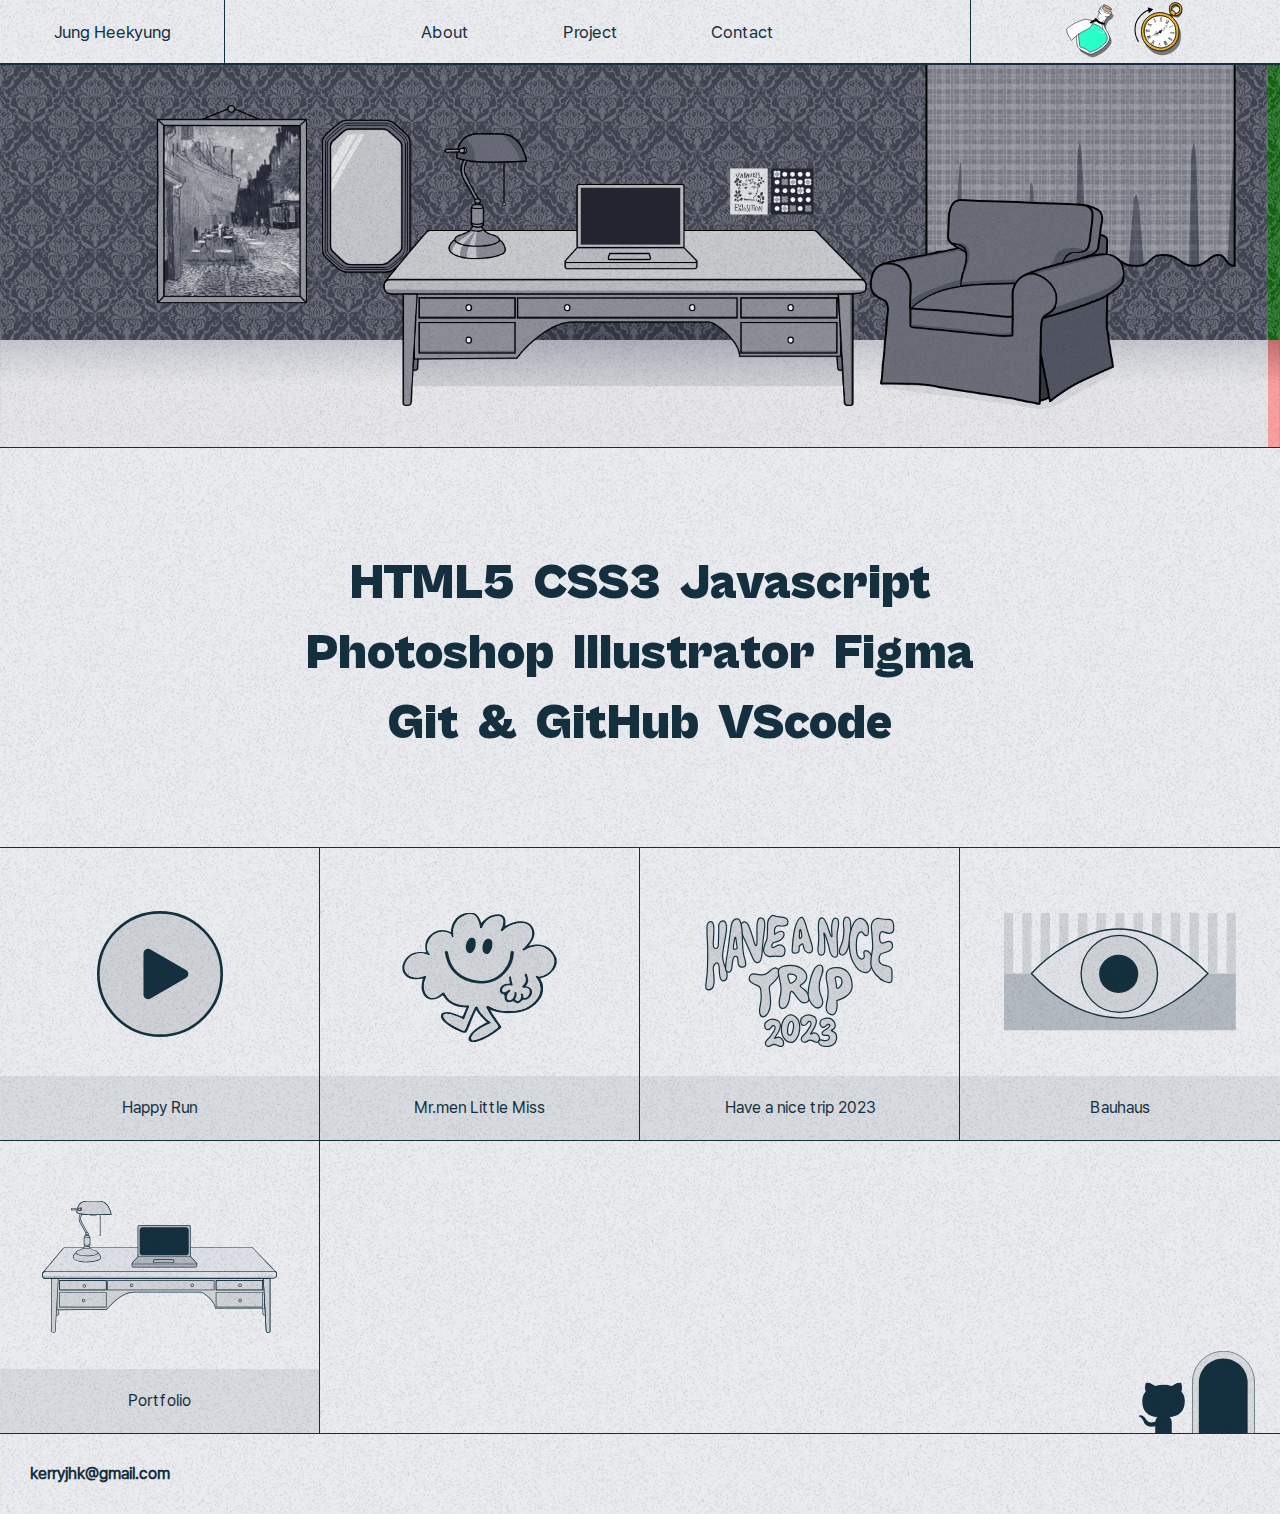
<file: index.html>
<!DOCTYPE html>
<html lang="ko">

<head>
    <meta charset="UTF-8">
    <meta name="viewport" content="width=device-width, initial-scale=1.0">
    <meta http-equiv="X-UA-Compatible" content="IE=edge">
    <title>Portfolio</title>

    <!-- og -->

    <meta property="og:title" content="퍼블리셔의 방">
    <meta property="og:description" content="정희경의 웹 포트폴리오 페이지입니다">
    <meta property="og:image" content="https://jungheekyung.github.io/Portfolio/images/openGraph.png">
    <meta property="og:url" content="https://jungheekyung.github.io/Portfolio/index">
    <!-- 
    favicon.ico
    가장 기본적인 파비콘 파일로 16x16 크기를 가짐
    일반적으로 파비콘 파일은 root 디렉토리 바로 아래 index.html 문서와 같은 위치에 둠
   -->
    <link rel="shortcut icon" href="./favicon.ico" type="image/x-icon">

    <link rel="stylesheet" href="./common/style/reset.css">
    <link rel="stylesheet" href="./common/style/variable.css">

    <link rel="stylesheet" href="./style.css">
    <!-- <link rel="stylesheet" href="./style_mobile.css" media="(max-width:480px)"> -->

    <script src="./common/jquery-3.7.0.min.js"></script>
    <script defer src="./script.js"></script>

</head>

<body>
    <!-- header -->
    <header>
        <p><a href="https://jungheekyung.github.io/Portfolio">Jung Heekyung</a></p>
        <menu>
            <li><a href="https://jungheekyung.github.io/Portfolio/about">About</a></li>
            <li><a href="#project_wrapper" class="project_btn">Project</a></li>
            <li><a href="#">Contact</a></li>
        </menu>
        <div class="btn_img">
            <img id="potion" src="./images/menu01.svg" alt="potion img">
            <img id="clock" src="./images/menu02.svg" alt="clock img">
        </div>
    </header>

    <!-- main -->
    <main>
        <div class="myroom">

            <img id="floor" src="./images/room_floor.svg" alt="floor">
            <img id="curtain" src="./images/room_curtain.svg" alt="curtain">
            <img id="art" src="./images/room_art.svg" alt="art">
            <img id="mirror" src="./images/room_mirror.svg" alt="mirror">
            <img id="desk" src="./images/room_desk.svg" alt="desk">
            <img id="desk_01" src="./images/room_desk_01.svg" alt="desk1">
            <img id="desk_02" src="./images/room_desk_02.svg" alt="desk2">
            <img id="desk_paper" src="./images/room_desk_paper.svg" alt="paper">
            <img id="sofa" src="./images/room_sofa.svg" alt="sofa">
            <img id="sofa_cotton" src="./images/room_sofa_cotton.svg" alt="sofa_cotton">
            <img id="stand_light" src="./images/room_stand_light.svg" alt="stand_light">
            <img id="stand" src="./images/room_stand.svg" alt="stand">
            <img id="stand_on" src="./images/room_stand_on.svg" alt="stand_on">
            <img id="laptop" src="./images/room_laptop.svg" alt="laptop">
            <img id="laptop_error" src="./images/room_laptop_error.svg" alt="laptop_error">
            <img id="poster1" src="./images/room_poster01.svg" alt="poster1">
            <img id="poster2" src="./images/room_poster02.svg" alt="poster2">
            <img id="gray" src="./images/myroom_gray.png" alt="">
        </div>

        <div class="skill">
            <p><span>HTML5 CSS3 Javascript</span>
                <span>Photoshop Illustrator Figma</span>
                <span>Git & GitHub VScode</span>
            </p>
        </div>
        <div class="project_wrapper" id="project_wrapper">
             <div class="project project1">
                <a href="https://jungheekyung.github.io/Portfolio/subpage/sub01_happyrun">
                <img src="./images/project01_happyrun.svg" alt="project1_img">
                </a>
                <p><a href="https://jungheekyung.github.io/Portfolio/subpage/sub01_happyrun">Happy Run</a></p>
            </div>
            <div class="project project2">
                <a href="https://jungheekyung.github.io/Portfolio/subpage/sub02_mrmen">
                    <img src="./images/project02_mrmen.svg" alt="project2_img">
                </a>
                <p><a href="https://jungheekyung.github.io/Portfolio/subpage/sub02_mrmen">Mr.men Little Miss</a></p>
            </div>
            <div class="project project3">
                <a href="https://jungheekyung.github.io/Portfolio/subpage/sub03_mintpaper">
                    <img src="./images/project03_mintpaper.svg" alt="project3_img">
                </a>
                <p><a href="https://jungheekyung.github.io/Portfolio/subpage/sub03_mintpaper">Have a nice trip 2023</a></p>
            </div>
            <div class="project project4">
                <a href="https://jungheekyung.github.io/Portfolio/subpage/sub04_bauhaus">
                <img src="./images/project04_bauhaus.svg" alt="project4_img">
                </a>
                <p><a href="https://jungheekyung.github.io/Portfolio/subpage/sub04_bauhaus">Bauhaus</a></p>
            </div>
            <div class="project project0">
                <a href="https://github.com/JungHeekyung/Portfolio">
                    <img src="./images/project00_portfolio.svg" alt="project3_img">
                </a>
                <p><a href="https://github.com/JungHeekyung/Portfolio" target="_blank">Portfolio</a></p>
            </div>
            <!-- <div class="project project6">
                <p><a href="#">Project 6</a></p>
            </div> -->

            <div class="bottom_wrapper">
                <!-- <p>Laboratory</p> -->
                <a href="https://github.com/JungHeekyung" target="_blank"><img src="./images/bottom_git.svg" alt="git_icon" class="bottom_git"></a>
                <a href="https://codepen.io/Heekyung-Jung/pen/MWzpybJ" target="_blank"><img
                        src="./images/bottom_door.svg" alt="door" class="bottom_door"></a>
                
            </div>
        </div>

    </main>

    <!-- footer -->
    <footer>
        <p>kerryjhk@gmail.com</p>
    </footer>
    <div class="texture"></div>
</body>

</html>
</file>
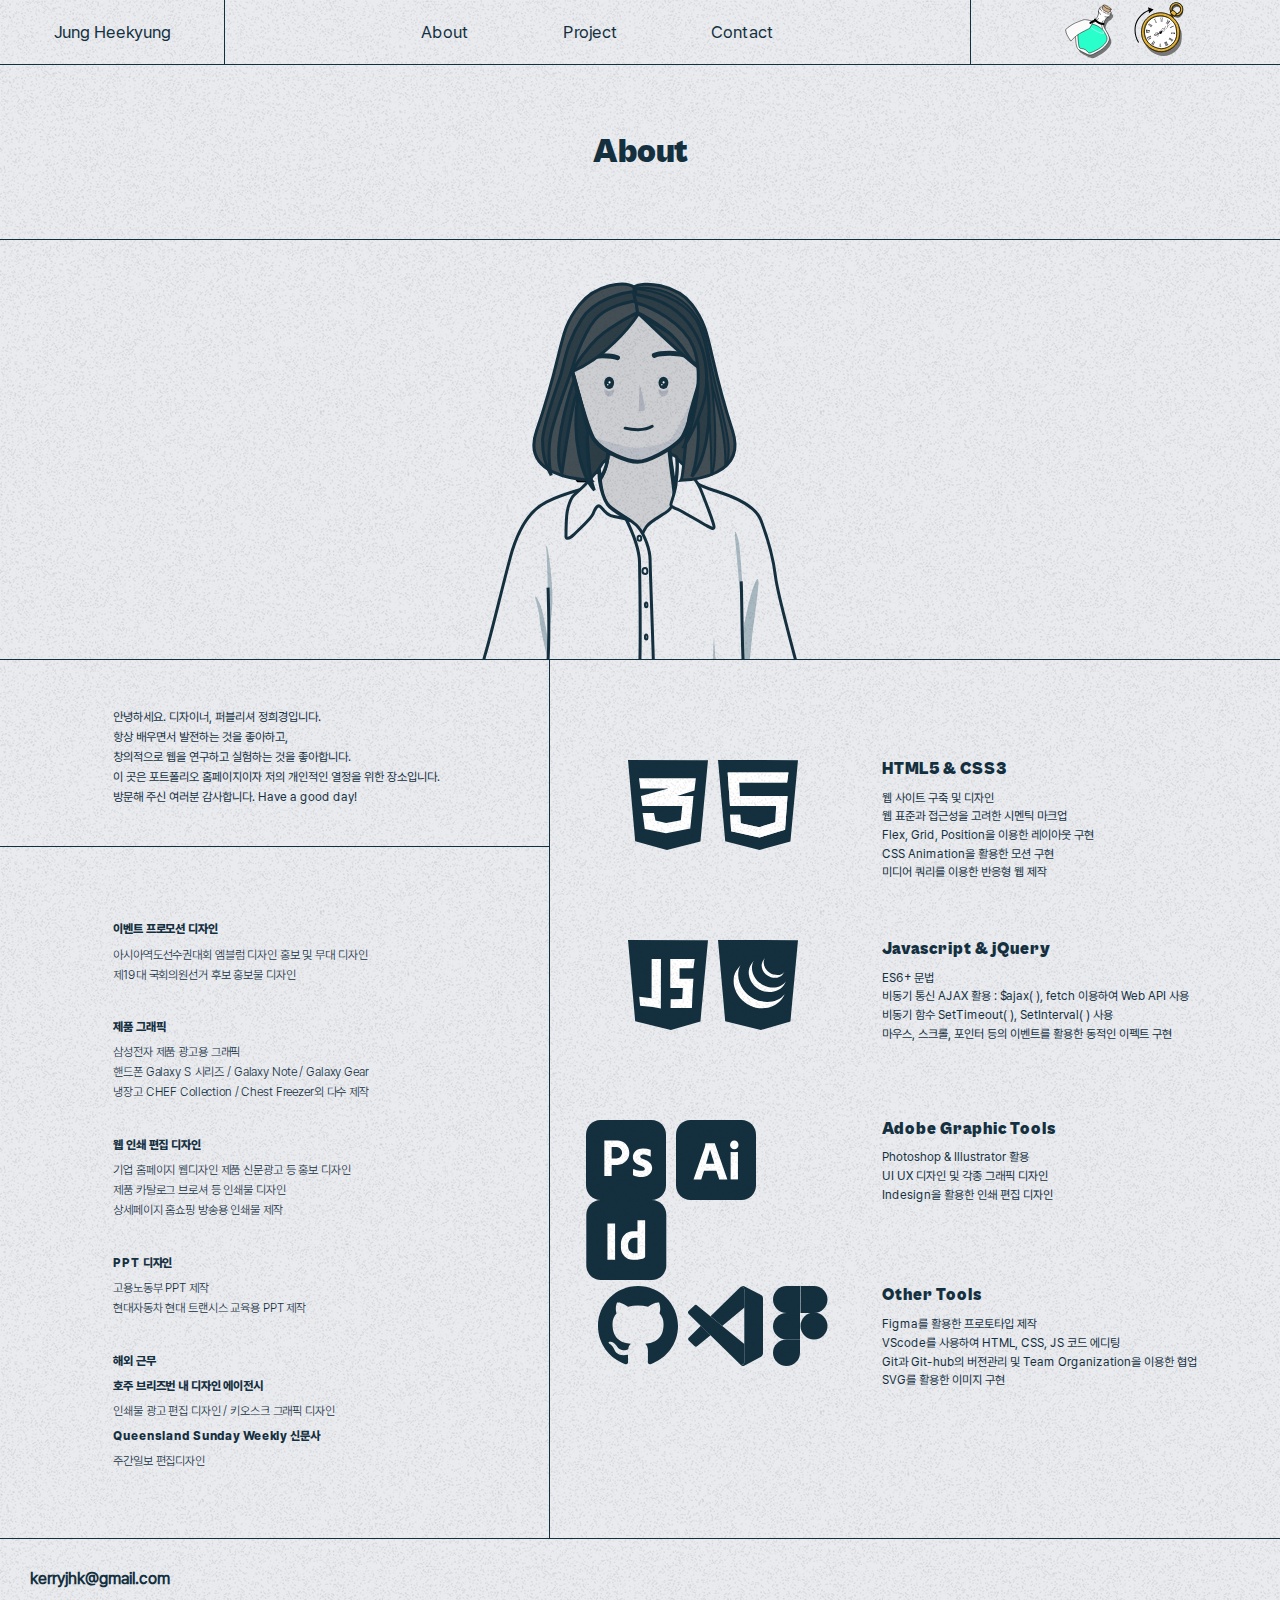
<file: about/index.html>
<!DOCTYPE html>
<html lang="ko">

<head>
    <meta charset="UTF-8">
    <meta http-equiv="X-UA-Compatible" content="IE=edge">
    <title>Portfolio</title>

    <!-- og -->

    <meta property="og:title" content="퍼블리셔의 방">
    <meta property="og:description" content="정희경의 웹 포트폴리오 페이지입니다">
    <meta property="og:image" content="https://jungheekyung.github.io/Portfolio/images/openGraph.png">
    <meta property="og:url" content="https://jungheekyung.github.io/Portfolio/index">
    <!-- 
    favicon.ico
    가장 기본적인 파비콘 파일로 16x16 크기를 가짐
    일반적으로 파비콘 파일은 root 디렉토리 바로 아래 index.html 문서와 같은 위치에 둠
   -->
    <link rel="shortcut icon" href="../favicon.ico" type="image/x-icon">

    <link rel="stylesheet" href="../common/style/reset.css">
    <link rel="stylesheet" href="./style.css">
    <script src="../common/jquery-3.7.0.min.js"></script>
    <script defer src="./script.js"></script>

</head>

<body>
    <!-- header -->
    <header>
        <p><a href="https://jungheekyung.github.io/Portfolio">Jung Heekyung</a></p>
        <menu>
            <li><a href="#">About</a></li>
            <li><a href="https://jungheekyung.github.io/Portfolio#project_wrapper">Project</a></li>
            <li><a href="#">Contact</a></li>
        </menu>
        <div class="btn_img">
            <img id="potion" src="./images/menu01.svg" alt="potion img">
            <img id="clock" src="./images/menu02.svg" alt="clock img">
        </div>
    </header>

    <!-- main -->
    <main>
        <div class="title">About</div>
        <div class="illust">
            <img src="./images/na01.svg" alt="portrait" class="na_01">
            <!-- <img src="./images/na02.svg" alt="portrait" class="na_02"> -->
        </div>
        <div class="txt-tools">
        <!-- <div class="txt_wrapper"> -->
            <div class="hello">
                <p>
                <span>안녕하세요. 디자이너, 퍼블리셔 정희경입니다.</span>
                <span>항상 배우면서 발전하는 것을 좋아하고,</span> 
                <span>창의적으로 웹을 연구하고 실험하는 것을 좋아합니다.</span>
                <span>이 곳은 포트폴리오 홈페이지이자 저의 개인적인 열정을 위한 장소입니다.</span>
                <span>방문해 주신 여러분 감사합니다. Have a good day! </span>
            </p>
            </div>
            
                <div class="career">
               
                <p><span>이벤트 프로모션 디자인</span>
                아시아역도선수권대회 엠블럼 디자인  홍보 및 무대 디자인<br>
                제19대 국회의원선거 후보 홍보물 디자인</p>
                
                <p><span>제품 그래픽</span>
                삼성전자 제품 광고용 그래픽<br>
                핸드폰 Galaxy S 시리즈 / Galaxy Note / Galaxy Gear<br>
                냉장고 CHEF Collection / Chest Freezer외 다수 제작</p>
                
                <p><span>웹 인쇄 편집 디자인</span>
                기업 홈페이지 웹디자인 제품 신문광고 등 홍보 디자인<br>
                제품 카탈로그 브로셔 등 인쇄물 디자인<br>
                상세페이지 홈쇼핑 방송용 인쇄물 제작</p>
                
                <p><span>PPT 디자인</span>
                고용노동부 PPT 제작<br>
                현대자동차 현대 트랜시스 교육용 PPT 제작</p>
                
                <p><span>해외 근무</span>
                <span>호주 브리즈번 내 디자인 에이전시</span>
                인쇄물 광고 편집 디자인 / 키오스크 그래픽 디자인<br>
                <span>Queensland Sunday Weekly 신문사</span>
                주간일보 편집디자인</p>
            
            </div>
     
    <!-- </div> -->
            

            <div class="tools_wrapper">
                <div class="tools logo1">
                    <img src="./images/logo_01.svg" alt="html5logo">
                    <img src="./images/logo_02.svg" alt="csslogo">
                </div>
                <div class="toolstxt txt1">
                    <h2>HTML5 & CSS3</h2>
                    <p>웹 사이트 구축 및 디자인<br>
                        웹 표준과 접근성을 고려한 시멘틱 마크업<br>
                        Flex, Grid, Position을 이용한 레이아웃 구현<br>
                        CSS Animation을 활용한 모션 구현<br>
                        미디어 쿼리를 이용한 반응형 웹 제작</p>
                </div>

                <div class="tools logo2">
                    <img src="./images/logo_03.svg" alt="jslogo">
                    <img src="./images/logo_04.svg" alt="jquerylogo">
                </div>
                <div class="toolstxt txt2">
                    <h2>Javascript & jQuery</h2>
                    <p>ES6+ 문법<br>
                        비동기 통신 ​AJAX 활용 : $ajax( ), fetch 이용하여 Web API 사용<br>
                        비동기 함수 SetTimeout( ), SetInterval( ) 사용<br>
                        마우스, 스크롤, 포인터 등의 이벤트를 활용한 동적인 이펙트 구현
                        </p>
                </div>

                <div class="tools logo3">
                    <img src="./images/logo_05.svg" alt="pslogo">
                    <img src="./images/logo_06.svg" alt="ailogo">
                    <img src="./images/logo_07.svg" alt="indesignlogo">
                </div>
                <div class="toolstxt txt3">
                    <h2>Adobe Graphic Tools</h2>
                    <p>Photoshop & Illustrator 활용<br>
                        UI UX 디자인 및 각종 그래픽 디자인<br>
                        Indesign을 활용한 인쇄 편집 디자인 </p>
                </div>

                <div class="tools logo4">
                    <img src="./images/logo_08.svg" alt="gitlogo">
                    <img src="./images/logo_09.svg" alt="vscodelogo">
                    <img src="./images/logo_10.svg" alt="figmalogo">
                </div>
                <div class="toolstxt txt4">
                    <h2>Other Tools</h2>
                    <p>Figma를 활용한 프로토타입 제작<br>
                        VScode를 사용하여 HTML, CSS, JS 코드 에디팅<br>
                        Git과 Git-hub의 버전관리 및 Team Organization을 이용한 협업<br>
                        SVG를 활용한 이미지 구현</p>
                </div>

            </div>
        </div>
    </main>

    <!-- footer -->
    <footer>
        <p>kerryjhk@gmail.com</p>
    </footer>
    <div class="texture"></div>
</body>

</html>
</file>
<file: common/style/variable.css>
@charset "utf-8";

@font-face {
  font-family: 'Pretendard-Light'; /* 내가 정해준 이름*/
  font-style: normal;
  font-weight: 200;
  font-display: swap;
  src: local('Pretendard-Regular'),
    url('../common/fonts/Pretendard-Light.woff2') format('woff2'),
    url('../common/fonts/CabinetGrotesk-Light.woff') format('woff');
}

@font-face {
  font-family: 'Pretendard-Regular'; /* 내가 정해준 이름*/
  font-style: normal;
  font-weight: 400;
  font-display: swap;
  src: local('Pretendard-Regular'),
    url('./common/fonts/Pretendard-Regular.woff2') format('woff2'),
    url('./common/fonts/Pretendard-Regular.woff') format('woff');
}

@font-face {
  font-family: 'Pretendard-Bold'; /* 내가 정해준 이름.  <- x */
  font-style: bold;
  font-weight: 700;
  font-display: swap;
  src: local('Pretendard-Bold'),
    url('./common/fonts/Pretendard-Bold.woff2') format('woff2'),
    url('./common/fonts/Pretendard-Bold.woff') format('woff');
}

@font-face {
  font-family: 'CabinetGrotesk-Black'; /* 내가 정해준 이름.  <- x */
  font-style: black;
  font-weight: 900;
  font-display: swap;
  src: local('CabinetGrotesk-Black'),
    url('./common/fonts/CabinetGrotesk-Black.woff2') format('woff2'),
    url('./common/fonts/CabinetGrotesk-Black.woff') format('woff');
}

:root {
  --main-font: 'Pretendard-Regular', -apple-system, BlinkMacSystemFont,
    'Malgun Gothic', '맑은 고딕', helvetica, 'Apple SD Gothic Neo', sans-serif;
  --en-font: 'CabinetGrotesk-Black', 'Helvetica Neue', 'Segoe UI',
    'Apple SD Gothic Neo', 'Noto Sans KR', 'Malgun Gothic', 'Apple Color Emoji',
    'Segoe UI Emoji', 'Segoe UI Symbol', sans-serif;
}
html {
  font-size: 10px;
}
</file>
<file: style.css>
@charset "utf-8";

@font-face {
  font-family: 'Pretendard-Light'; /* 내가 정해준 이름*/
  font-style: normal;
  font-weight: 200;
  font-display: swap;
  src: local('Pretendard-Regular'),
    url('../common/fonts/Pretendard-Light.woff2') format('woff2'),
    url('../common/fonts/CabinetGrotesk-Light.woff') format('woff');
}

@font-face {
  font-family: 'Pretendard-Regular'; /* 내가 정해준 이름*/
  font-style: normal;
  font-weight: 400;
  font-display: swap;
  src: local('Pretendard-Regular'),
    url('./common/fonts/Pretendard-Regular.woff2') format('woff2'),
    url('./common/fonts/Pretendard-Regular.woff') format('woff');
}

@font-face {
  font-family: 'Pretendard-Bold'; /* 내가 정해준 이름.  <- x */
  font-style: bold;
  font-weight: 700;
  font-display: swap;
  src: local('Pretendard-Bold'),
    url('./common/fonts/Pretendard-Bold.woff2') format('woff2'),
    url('./common/fonts/Pretendard-Bold.woff') format('woff');
}

@font-face {
  font-family: 'CabinetGrotesk-Black'; /* 내가 정해준 이름.  <- x */
  font-style: black;
  font-weight: 900;
  font-display: swap;
  src: local('CabinetGrotesk-Black'),
    url('./common/fonts/CabinetGrotesk-Black.woff2') format('woff2'),
    url('./common/fonts/CabinetGrotesk-Black.woff') format('woff');
}

:root {
  --main-font: 'Pretendard-Regular', -apple-system, BlinkMacSystemFont,
    'Malgun Gothic', '맑은 고딕', helvetica, 'Apple SD Gothic Neo', sans-serif;
  --en-font: 'CabinetGrotesk-Black', 'Helvetica Neue', 'Segoe UI',
    'Apple SD Gothic Neo', 'Noto Sans KR', 'Malgun Gothic', 'Apple Color Emoji',
    'Segoe UI Emoji', 'Segoe UI Symbol', sans-serif;
}
html {
  font-size: 10px;
}
body {
  background-color: #e9ebef;
  color: #14303f;
  font-family: var(--main-font);
  /* background: url(./images/bg-grain.png); */
  font-size: 1.6rem;

  position: relative;
}
.texture {
  position: absolute;
  top: 0;
  bottom: 0;
  left: 0;
  right: 0;
  background-repeat: repeat;
  background-image: url(./images/bg-grain.png);
  pointer-events: none;
  z-index: 11111;
}

/***** header *****/

header {
  width: 100%;
  height: 65px;
  background-color: #e9ebef;
  display: flex;
  justify-content: space-between;
  border-bottom: 2px solid #14303f;
  font-size: 1.7rem;
  line-height: 65px;
  position: fixed;
  top: 0;
  z-index: 111;
  background-image: url(./images/bg-grain.png);
}
header p {
  width: 17.604vw;
  text-align: center;
  border-right: 1px solid #14303f;
}
header menu {
  width: 540px;
  display: flex;
  justify-content: space-evenly;
}
header .btn_img {
  width: 310px;
  display: flex;
  justify-content: center;
  gap: 10px;
  border-left: 1px solid #14303f;
}
header .btn_img img {
  cursor: pointer;
}
header .btn_img img:nth-child(1) {
  animation: moving 1s infinite ease-in-out;
}

@keyframes moving {
  0%,
  100% {
    transform: translateX(-5px) rotate(-5deg);
  }

  50% {
    transform: translateX(0px) rotate(5deg);
  }
}
.header_shadow {
  box-shadow: 0 10px 10px #00000052;
}
/***** main *****/

main .myroom {
  width: 100%;
  height: 29.948vw;
  margin-top: 65px;
  background-color: #146213;
  background-image: url(./images/room_wallpattern.svg);
  background-size: 20%;
  border-bottom: 1px solid #14303f;
  overflow: hidden;

  position: relative;
}
main #gray {
  position: absolute;
  width: 99.1vw;
  height: 29.896vw;
  margin: auto;
  z-index: 10;
  /* opacity: 0; */
  /* display: none; */
}
main .myroom #floor {
  position: absolute;
  width: 100vw;
  height: 8.385vw;
  bottom: 0;
}
main .myroom #curtain {
  position: absolute;
  width: 24.302vw;
  height: 15.99vw;
  top: -0.208vw;
  right: 2.5vw;
}

main .myroom #art {
  position: absolute;
  width: 11.771vw;
  height: 15.573vw;
  top: 3.073vw;
  left: 12.24vw;
}
/* main .myroom #art:hover {
  transform: rotate(5deg) translateX(-8px);
} */

main .myroom #mirror {
  position: absolute;
  width: 7.059vw;
  height: 12.083vw;
  top: 4.219vw;
  left: 25.156vw;
}
main .myroom #desk {
  position: absolute;
  width: 37.984vw;
  height: 13.75vw;
  top: 12.865vw;
  left: 29.9vw;
}
main .myroom #desk_01 {
  position: absolute;
  width: 8.49vw;
  height: 3.495vw;
  top: 19.704vw;
  left: 32.213vw;
  opacity: 0;
}
main .myroom #desk_02 {
  position: absolute;
  width: 8.177vw;
  height: 3.182vw;
  top: 18.177vw;
  left: 57.577vw;
  opacity: 0;
}
main .myroom #desk_paper {
  position: absolute;
  width: 4.818vw;
  height: 1.67vw;
  top: 14.844vw;
  left: 59.635vw;
  opacity: 0;
}

main .myroom #sofa {
  position: absolute;
  width: 19.948vw;
  height: 16.444vw;
  top: 10.417vw;
  left: 67.969vw;
}
main .myroom #sofa_cotton {
  position: absolute;
  width: 3.854vw;
  height: 2.552vw;
  top: 16.719vw;
  left: 75.008vw;
  display: none;
}
main .myroom #stand {
  position: absolute;
  width: 6.458vw;
  height: 9.914vw;
  top: 5.304vw;
  left: 34.74vw;
}
main .myroom #stand_on {
  position: absolute;
  width: 6.458vw;
  height: 9.914vw;
  top: 5.304vw;
  left: 34.74vw;
  display: none;
}
main .myroom #stand_light {
  position: absolute;
  width: 8.683vw;
  height: 9.102vw;
  top: 6.25vw;
  left: 36.094vw;
  display: none;
}
main .myroom #laptop {
  position: absolute;
  width: 10.521vw;
  height: 6.731vw;
  top: 9.271vw;
  left: 44.083vw;
}
main .myroom #laptop_error {
  position: absolute;
  width: 10.521vw;
  height: 6.731vw;
  top: 9.271vw;
  left: 44.083vw;
  display: none;
}
main .myroom #poster1 {
  position: absolute;
  width: 2.917vw;
  height: 3.594vw;
  top: 8.069vw;
  left: 57.096vw;
}
main .myroom #poster2 {
  position: absolute;
  width: 3.323vw;
  height: 3.594vw;
  top: 8.069vw;
  left: 60.273vw;
}

main .skill {
  width: 100%;
  height: 300px;
  border-bottom: 1px solid #14303f;
  text-align: center;
  font-family: var(--en-font);
  font-size: 5rem;
  margin-top: 100px;
  word-spacing: 1rem;
  line-height: 7rem;
}
main .skill span {
  display: block;
}

main .project_wrapper {
  width: 100%;
  display: grid;
  grid-template-columns: 1fr 1fr 1fr 1fr;
  grid-auto-rows: 22.833vw;
  text-align: center;
  position: relative;
}

main .project_wrapper .project {
  border-right: 1px solid #14303f;
  border-bottom: 1px solid #14303f;
  position: relative;
}
main .project_wrapper .project p {
  position: absolute;
  bottom: 0;
  background-color: #d7dade;
  width: 100%;
  height: 5vw;
  margin: 0;
  line-height: 5vw;
}
main .project_wrapper .project p a:hover {
  border-bottom: 1px solid #14303f;
}
/* main .project_wrapper .project1 {
  background: url(./images/project01_happyrun.svg) no-repeat 50% 35% / 40%;
} */
main .project_wrapper .project1 img {
  width: 9.844vw;
  height: 9.844vw;
  transform: translateY(50%);
  cursor: default;
}
main .project_wrapper .project2 img {
  width: 12.073vw;
  height: 10.094vw;
  transform: translateY(50%);
  cursor: default;
}
main .project_wrapper .project3 img {
  width: 14.955vw;
  height: 10.374vw;
  transform: translateY(50%);
  cursor: default;
}
main .project_wrapper .project4 img {
  width: 18.160vw;
  height: 9.167vw;
  transform: translateY(55%);
  cursor: default;
}
/* 프로젝트0 포트폴리오 */
main .project_wrapper .project0 img {
  width: 18.385vw;
  height: 10.365vw;
  transform: translateY(45%);
  cursor: default;
}
main .project_wrapper .project4 {
  border-right: none;
}
main .project_wrapper .project0 {
  border-bottom: none;
}
main .bottom_wrapper {
  position: absolute;
  bottom: -1px;
  right: 25px;
  display: flex;
  align-items: end;
  gap: 7px;
}
main .bottom_wrapper .bottom_git {
  width: 3.628vw;
  height: 4.067vw;
}
main .bottom_wrapper .bottom_door {
  width: 4.901vw;
  height: 6.563vw;
}
/* Laboratory
  main .bottom_wrapper p {
  position: absolute;
  bottom: 6.927vw;
  right: 0.625vw;
  font-size: 0.833vw;
} */
/* main .bottom_wrapper p::after {
  content: "";
  width: 10px;
  height: 10px;
  background: url(./images/bottom_arrow.svg);
  top: 0;
  right: 0;
} */
/****** footer ******/

footer {
  border-top: 1px solid #14303f;
  height: 80px;
  line-height: 80px;
}
footer p {
  margin-left: 30px;
  font-weight: 700;
}

@media (max-width: 480px) {}
</file>
<file: style_mobile.css>
@charset "utf-8";
html {
  font-size: 2.083vw;
}
header {
    height: 66px;
    display: grid;
    grid-template-columns: 2fr 1fr;
    grid-auto-rows: 33px;
}
header  p {
  width: 100%;
  font-size: 14px;
  border-bottom: 1px solid #14303f;
  grid-area: 1 / 1 / 2 / 2;
  line-height: 33px;
}
header menu {
  grid-area: 2 / 1 / 3 / 2;
  line-height: 33px;
  font-size: 14px;
  width: 70vw;
  border-right: 1px solid #14303f;
}
header .btn_img {
  grid-area: 1 / 2 / 3 / 3;
  width: 30vw;
  border-left: var(--border-style);
}
header .btn_img img:first-child {
  width: 10.992vw;
}
header .btn_img img:last-child {
  width: 9.992vw;
}


main .skill {
  height: 35.917vw;
  margin-top: 12vw;
  font-size: 3rem;
  line-height: 4rem;
}

main .project_wrapper {
  grid-template-columns: 1fr;
  grid-auto-rows: 60vw;
  border: none;
}

main .project_wrapper .project1 img {
  width: 41.667vw;
  height: 25vw;
}
main .project_wrapper .project2 img {
  width: 200px;
  height: 27.083vw;
  transform: translateY(45%);
}
main .project_wrapper .project3 img {
  width: 41.667vw;
  height: 25vw;
  transform: translateY(50%);
}
main .project_wrapper .project4 img {
  width: 41.667vw;
  height: 25vw;
  transform: translateY(50%);
}
main .project_wrapper .project0 img {
  width: 41.667vw;
  height: 27.083vw;
  transform: translateY(50%);
}
</file>
<file: about/style.css>
@charset "utf-8";

@font-face {
  font-family: 'Pretendard-Light'; /* 내가 정해준 이름*/
  font-weight: 200;
  font-display: swap;
  src: local('Pretendard-Light'),
    url('../common/fonts/Pretendard-Light.woff2') format('woff2'),
    url('../common/fonts/CabinetGrotesk-Light.woff') format('woff');
}

@font-face {
  font-family: 'Pretendard-Regular'; /* 내가 정해준 이름*/
  font-style: normal;
  font-weight: 400;
  font-display: swap;
  src: local('Pretendard-Regular'),
    url('../common/fonts/Pretendard-Regular.woff2') format('woff2'),
    url('../common/fonts/Pretendard-Regular.woff') format('woff');
}

@font-face {
  font-family: 'Pretendard-Bold'; /* 내가 정해준 이름.  <- x */
  font-style: bold;
  font-weight: 700;
  font-display: swap;
  src: local('Pretendard-Bold'),
    url('../common/fonts/Pretendard-Bold.woff2') format('woff2'),
    url('../common/fonts/Pretendard-Bold.woff') format('woff');
}

@font-face {
  font-family: 'Pretendard-ExtraBold'; /* 내가 정해준 이름.  <- x */
  font-weight: 800;
  font-display: swap;
  src: local('Pretendard-ExtraBold'),
    url('../common/fonts/Pretendard-ExtraBold.woff2') format('woff2'),
    url('../common/fonts/Pretendard-ExtraBold.woff') format('woff');
}

@font-face {
  font-family: 'CabinetGrotesk-Black'; /* 내가 정해준 이름.  <- x */
  font-style: black;
  font-weight: 900;
  font-display: swap;
  src: local('CabinetGrotesk-Black'),
    url('../common/fonts/CabinetGrotesk-Black.woff2') format('woff2'),
    url('../common/fonts/CabinetGrotesk-Black.woff') format('woff');
}

:root {
  --main-font: 'Pretendard-Regular', -apple-system, BlinkMacSystemFont,
    'Malgun Gothic', '맑은 고딕', helvetica, 'Apple SD Gothic Neo', sans-serif;

  --main-font-light: 'Pretendard-Light', -apple-system, BlinkMacSystemFont,
    'Malgun Gothic', '맑은 고딕', helvetica, 'Apple SD Gothic Neo', sans-serif;

  --main-font-ExtraBold: 'Pretendard-ExtraBold', -apple-system, BlinkMacSystemFont,
    'Malgun Gothic', '맑은 고딕', helvetica, 'Apple SD Gothic Neo', sans-serif;

  --en-font: 'CabinetGrotesk-Black', 'Helvetica Neue', 'Segoe UI',
    'Apple SD Gothic Neo', 'Noto Sans KR', 'Malgun Gothic', 'Apple Color Emoji',
    'Segoe UI Emoji', 'Segoe UI Symbol', sans-serif;
}
html {
  font-size: 0.521vw;
}
body {
  background-color: #e9ebef;
  color: #14303f;
  font-family: var(--main-font);
  /* background: url(./images/bg-grain.png); */
  font-size: 1.6rem;

  position: relative;
}
.texture {
  position: absolute;
  top: 0;
  bottom: 0;
  left: 0;
  right: 0;
  background-repeat: repeat;
  background-image: url(./images/bg-grain.png);
  pointer-events: none;
  z-index: 11111;
}

/***** header *****/

header {
  width: 100%;
  height: 65px;
  background-color: #e9ebef;
  display: flex;
  justify-content: space-between;
  border-bottom: 1px solid #14303f;
  font-size: 17px;
  line-height: 65px;
  position: fixed;
  top: 0;
  z-index: 111;
  background-image: url(./images/bg-grain.png);
}
header p {
  width: 17.604vw;
  text-align: center;
  border-right: 1px solid #14303f;
}
header menu {
  width: 540px;
  display: flex;
  justify-content: space-evenly;
}
header .btn_img {
  width: 310px;
  display: flex;
  justify-content: center;
  gap: 10px;
  border-left: 1px solid #14303f;
}
header .btn_img img {
  cursor: pointer;
}
header .btn_img img:nth-child(1) {
  animation: moving 1s infinite ease-in-out;
}

@keyframes moving {
  0%,
  100% {
    transform: translateX(-5px) rotate(-5deg);
  }

  50% {
    transform: translateX(0px) rotate(5deg);
  }
}

.header_shadow {
  box-shadow: 0 10px 10px rgba(0, 0, 0, 0.2);
}

/***** main *****/
main .title {
  width: 100%;
  height: 175px;
  margin-top: 65px;
  text-align: center;
  line-height: 175px;
  font-size: 5rem;
  font-family: var(--en-font);
  border-bottom: 1px solid #14303f;
}
main .illust {
  width: 100%;
  height: 420px;
  text-align: center;
  line-height: 420px;
  font-size: 3rem;
  border-bottom: 1px solid #14303f;
  overflow: hidden;

  position: relative;
}
main .title.active {
  background-color: #A4EEEE;
}
main .illust.active {
  background: url(./images/about_bg01.svg)-5%;
}


main .illust img {
 transform: translatey(10%);
}
main .illust .na_01 {
  position: absolute;
  top: 10%;
  left: 50%;
  transform: translateX(-50%);
}
main .illust .na_02 {
  position: absolute;
  top: 10%;
  left: 50%;
  transform: translateX(-50%);
  display: none;
}

main .txt-tools {
  width: 100%;
  /* height: 1180px; */
  display: grid;
  grid-template-columns: 1.5fr 2fr;
  grid-template-rows: 0.7fr 2fr;
  grid-auto-columns: max-content;
  /* align-items: center; */
}
main .txt-tools .hello {
  padding: 3.69vw 2.60vw 3vw 8.85vw;
  font-size: 1.8rem;
  line-height: 3rem;
  border-bottom: 1px solid #14303f;
}
main .txt-tools .hello span {
  display: block;
}
main .txt-tools .career {
  font-size: 1.8rem;
  padding: 3.13vw 2.60vw 0 8.85vw;
  margin-bottom: 2vw;
  grid-row: 2 / 3;
}

main .txt-tools .career p {
  font-family: var(--main-font-light);
  margin-top: 2.56vw;
  font-weight: 200;
  letter-spacing: -0.01vw;
  line-height: 3rem;
}
main .txt-tools .career span {
  font-family: var(--main-font-ExtraBold);
  font-weight: 800;
  margin: 0.4vw 0;
  display: block;
}
main .tools_wrapper {
  width: 100%;
  border-left: 1px solid #14303f;
  display: grid;
  grid-template-columns: 4fr 6fr;
  grid-template-rows: 13.02vw 13.02vw 11.98vw 7.81vw;
  padding: 7.81vw 2.60vw;
  gap: 1.04vw;
  grid-row: 1 / span 3;
}
main .tools_wrapper .tools {
  margin: 0 auto;
}
main .tools_wrapper .tools img {
  margin: 0 0.26vw;
}
main .tools_wrapper h2 {
  font-family: var(--en-font);
  font-size: 2.5rem;
  margin-bottom: 0.78vw;
}
main .tools_wrapper .toolstxt {
  font-size: 1.8rem;
  line-height: 1.46vw;
  padding-left: 2vw;
}
/****** footer ******/

footer {
  border-top: 1px solid #14303f;
  height: 80px;
  line-height: 80px;
}
footer p {
  font-size: 16px;
  margin-left: 30px;
  font-weight: 700;
}
</file>
